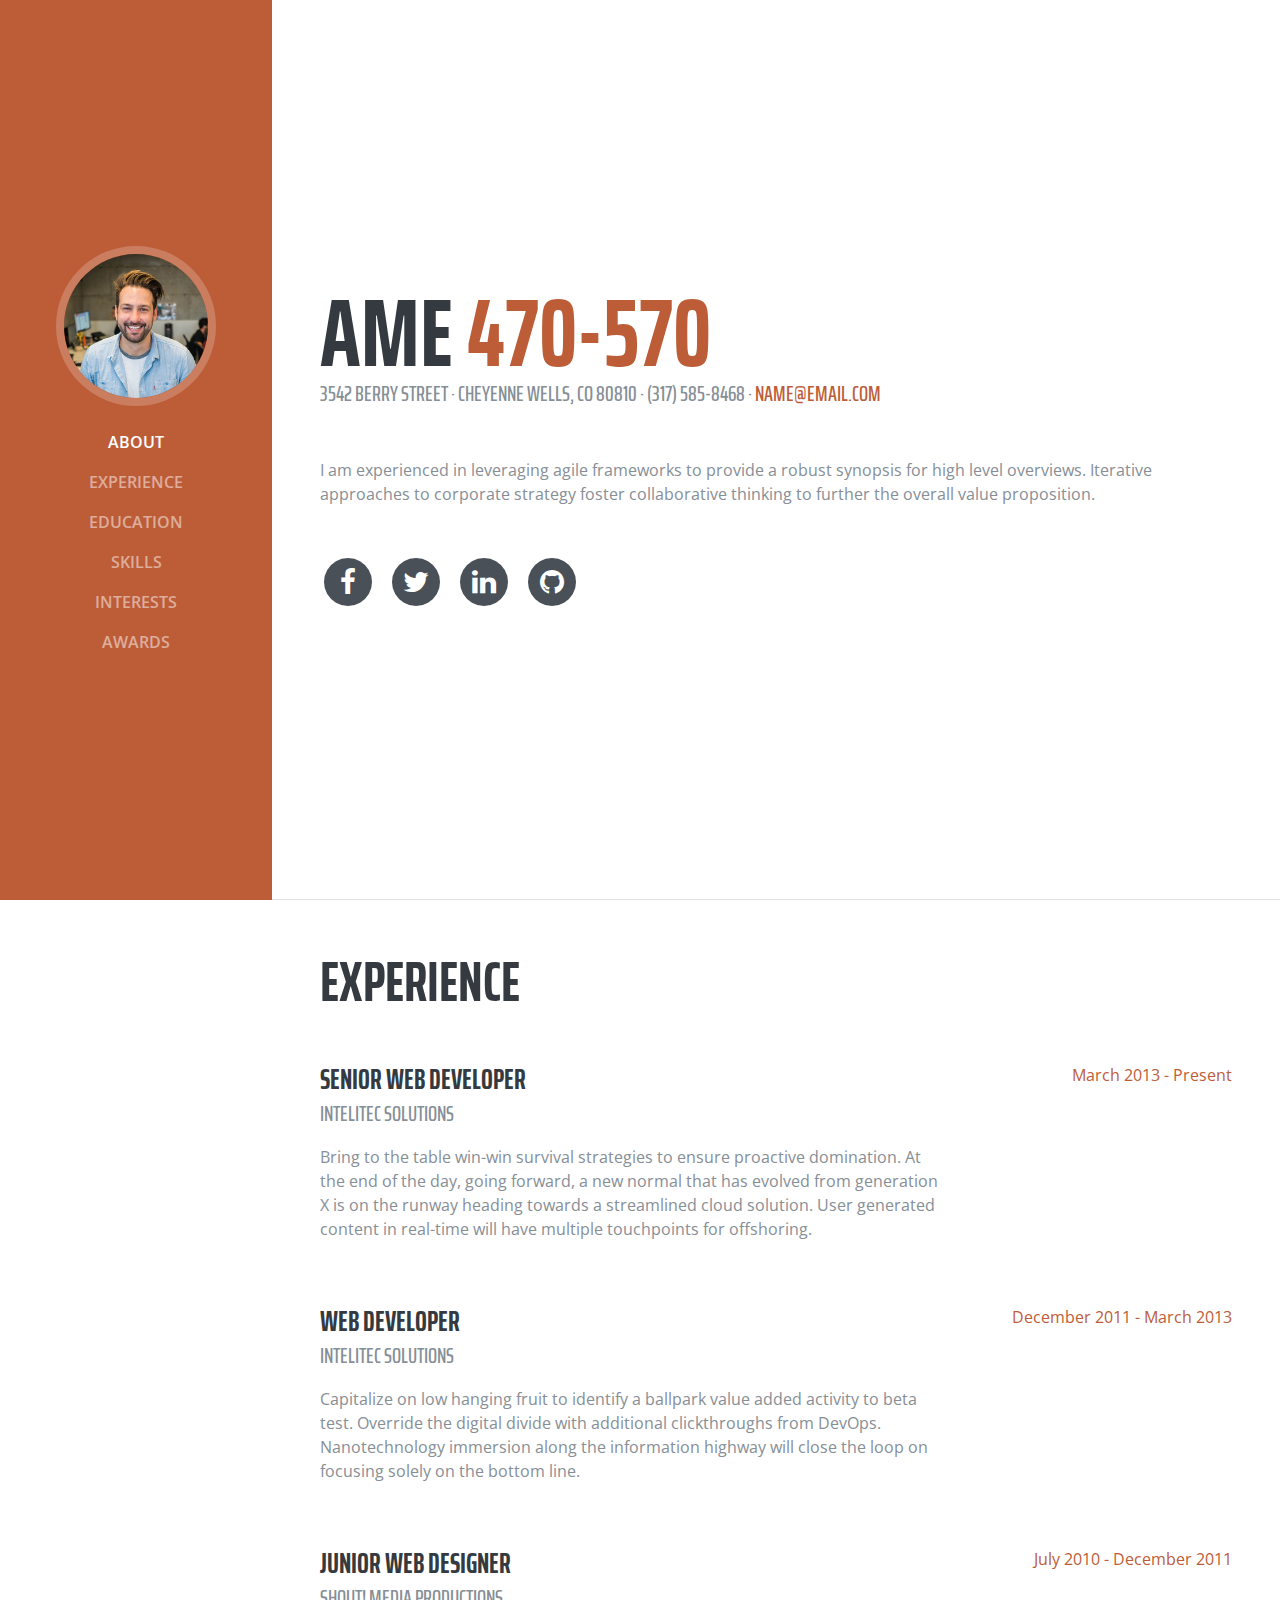
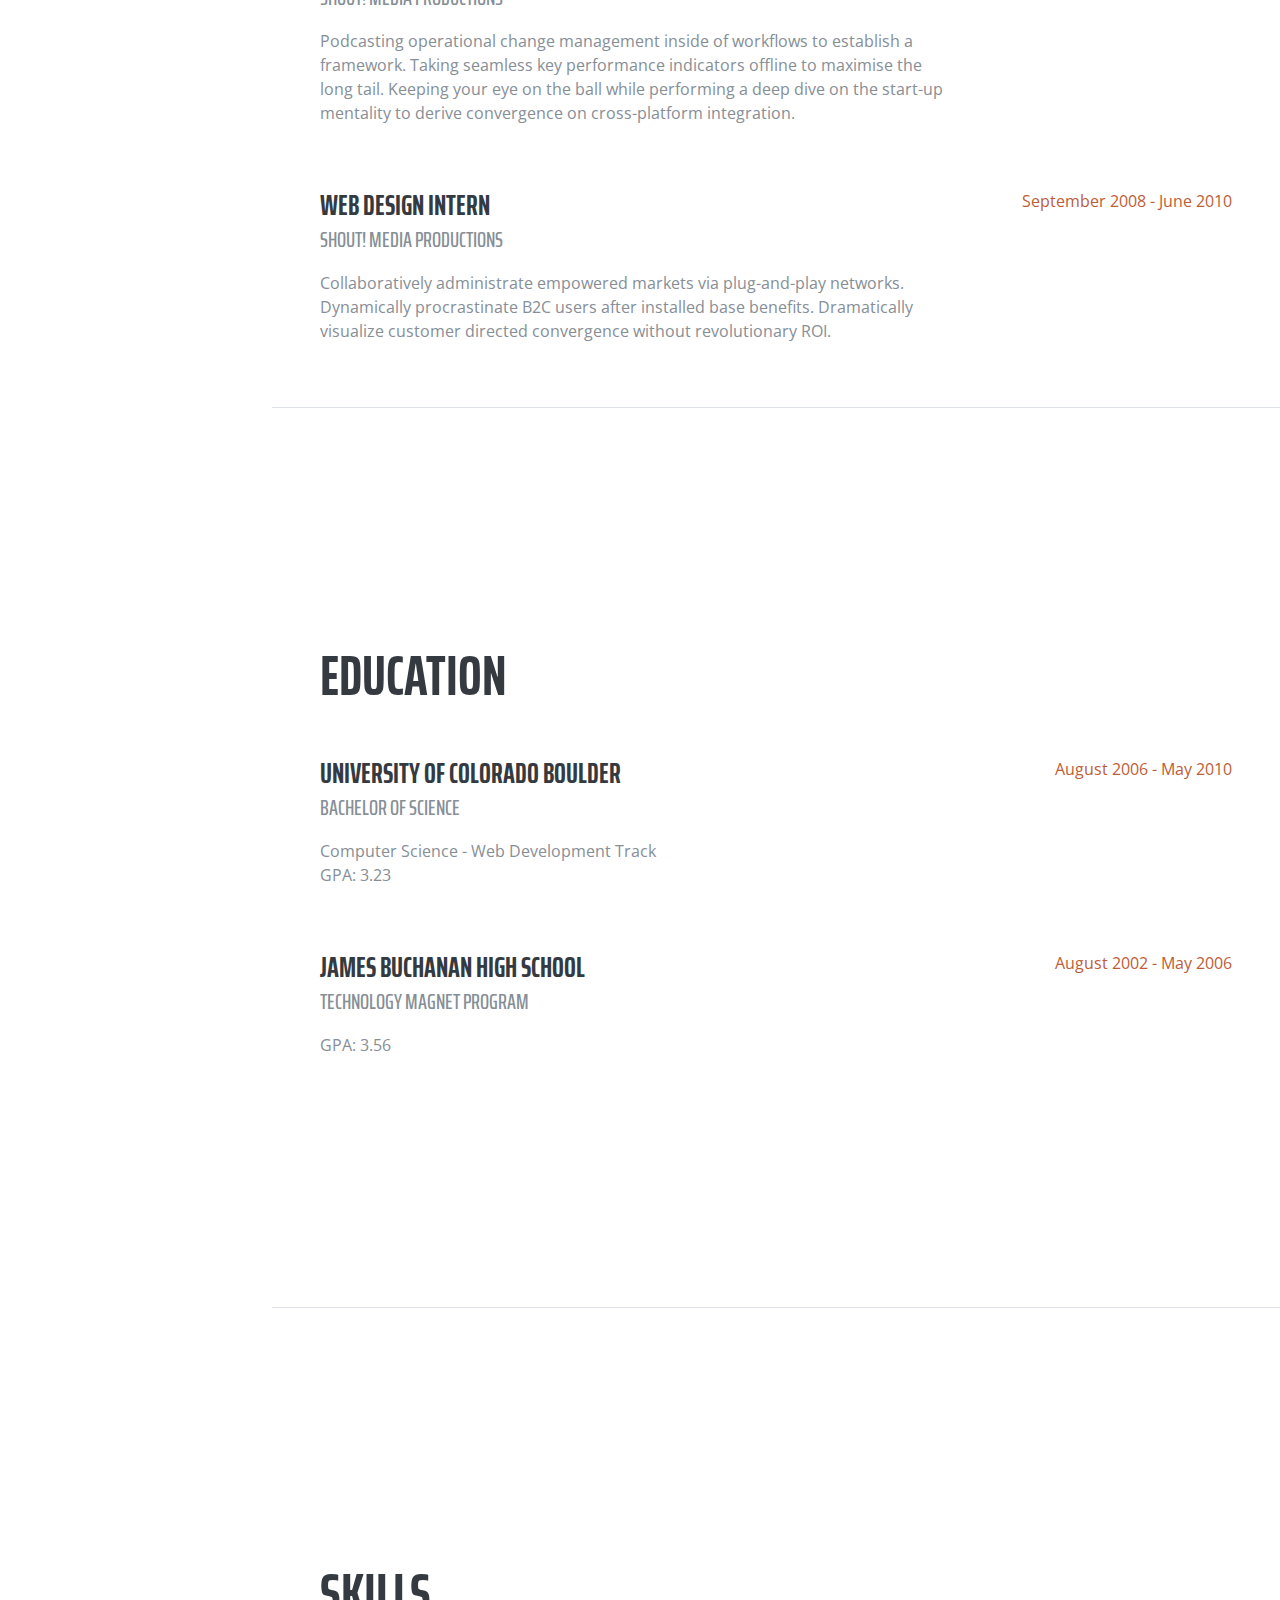
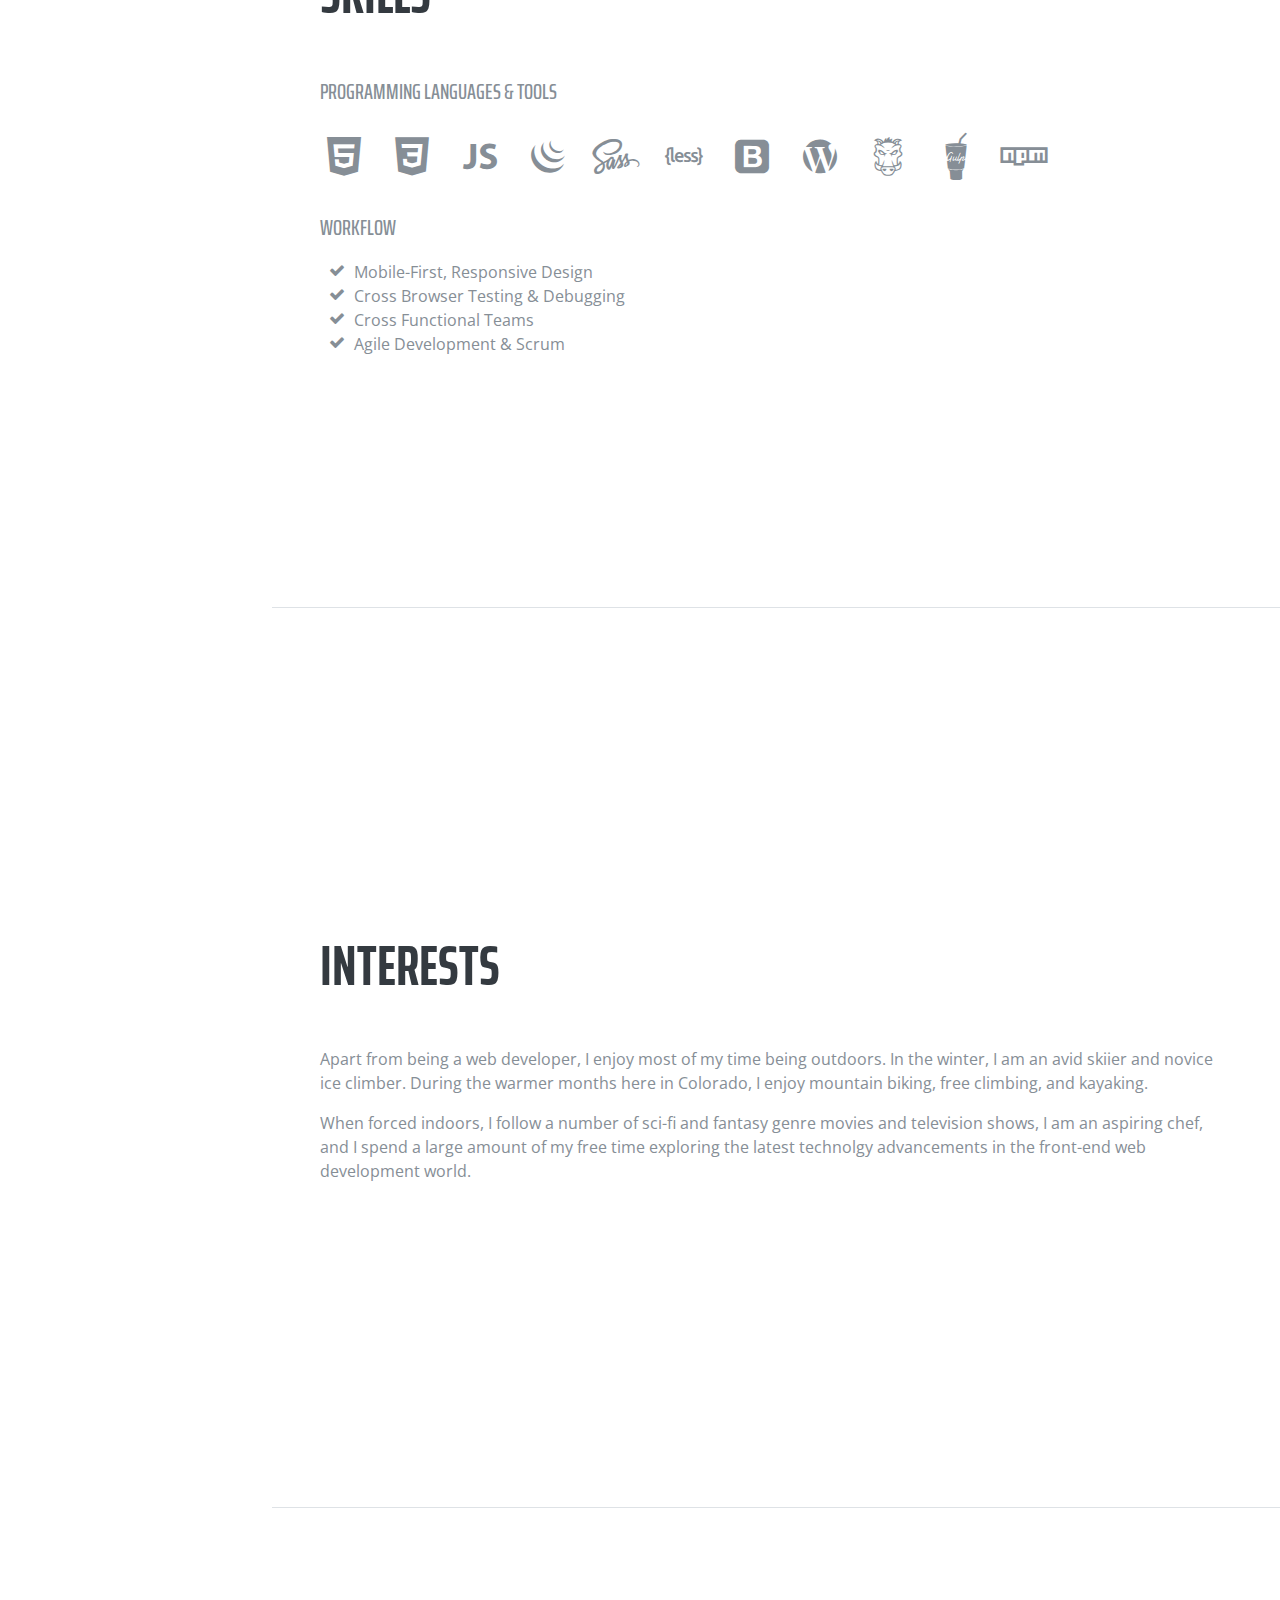
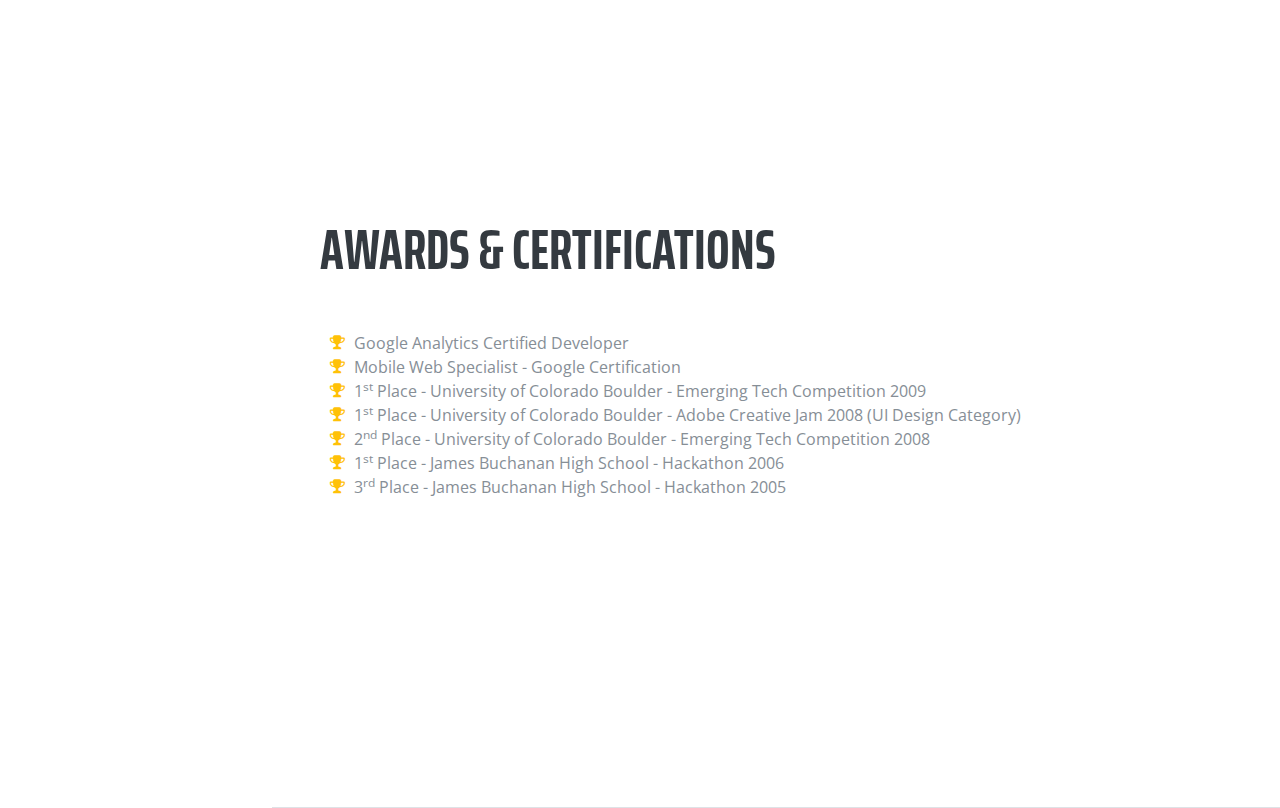
<file: A2/public/index.html>
<!DOCTYPE html>
<html lang="en">

  <head>

    <meta charset="utf-8">
    <meta name="viewport" content="width=device-width, initial-scale=1, shrink-to-fit=no">
    <meta name="description" content="">
    <meta name="author" content="">

    <title>Resume - Start Bootstrap Theme</title>

    <!-- Bootstrap core CSS -->
    <link href="vendor/bootstrap/css/bootstrap.min.css" rel="stylesheet">

    <!-- Custom fonts for this template -->
    <link href="https://fonts.googleapis.com/css?family=Saira+Extra+Condensed:100,200,300,400,500,600,700,800,900" rel="stylesheet">
    <link href="https://fonts.googleapis.com/css?family=Open+Sans:300,300i,400,400i,600,600i,700,700i,800,800i" rel="stylesheet">
    <link href="vendor/font-awesome/css/font-awesome.min.css" rel="stylesheet">
    <link href="vendor/devicons/css/devicons.min.css" rel="stylesheet">
    <link href="vendor/simple-line-icons/css/simple-line-icons.css" rel="stylesheet">

    <!-- Custom styles for this template -->
    <link href="css/resume.min.css" rel="stylesheet">

  </head>

  <body id="page-top">

    <nav class="navbar navbar-expand-lg navbar-dark bg-primary fixed-top" id="sideNav">
      <a class="navbar-brand js-scroll-trigger" href="#page-top">
        <span class="d-block d-lg-none">Start Bootstrap</span>
        <span class="d-none d-lg-block">
          <img class="img-fluid img-profile rounded-circle mx-auto mb-2" src="img/profile.jpg" alt="">
        </span>
      </a>
      <button class="navbar-toggler" type="button" data-toggle="collapse" data-target="#navbarSupportedContent" aria-controls="navbarSupportedContent" aria-expanded="false" aria-label="Toggle navigation">
        <span class="navbar-toggler-icon"></span>
      </button>
      <div class="collapse navbar-collapse" id="navbarSupportedContent">
        <ul class="navbar-nav">
          <li class="nav-item">
            <a class="nav-link js-scroll-trigger" href="#about">About</a>
          </li>
          <li class="nav-item">
            <a class="nav-link js-scroll-trigger" href="#experience">Experience</a>
          </li>
          <li class="nav-item">
            <a class="nav-link js-scroll-trigger" href="#education">Education</a>
          </li>
          <li class="nav-item">
            <a class="nav-link js-scroll-trigger" href="#skills">Skills</a>
          </li>
          <li class="nav-item">
            <a class="nav-link js-scroll-trigger" href="#interests">Interests</a>
          </li>
          <li class="nav-item">
            <a class="nav-link js-scroll-trigger" href="#awards">Awards</a>
          </li>
        </ul>
      </div>
    </nav>

    <div class="container-fluid p-0">

      <section class="resume-section p-3 p-lg-5 d-flex d-column" id="about">
        <div class="my-auto">
          <h1 class="mb-0">AME
            <span class="text-primary">470-570</span>
          </h1>
          <div class="subheading mb-5">3542 Berry Street · Cheyenne Wells, CO 80810 · (317) 585-8468 ·
            <a href="mailto:name@email.com">name@email.com</a>
          </div>
          <p class="mb-5">I am experienced in leveraging agile frameworks to provide a robust synopsis for high level overviews. Iterative approaches to corporate strategy foster collaborative thinking to further the overall value proposition.</p>
          <ul class="list-inline list-social-icons mb-0">
            <li class="list-inline-item">
              <a href="#">
                <span class="fa-stack fa-lg">
                  <i class="fa fa-circle fa-stack-2x"></i>
                  <i class="fa fa-facebook fa-stack-1x fa-inverse"></i>
                </span>
              </a>
            </li>
            <li class="list-inline-item">
              <a href="#">
                <span class="fa-stack fa-lg">
                  <i class="fa fa-circle fa-stack-2x"></i>
                  <i class="fa fa-twitter fa-stack-1x fa-inverse"></i>
                </span>
              </a>
            </li>
            <li class="list-inline-item">
              <a href="#">
                <span class="fa-stack fa-lg">
                  <i class="fa fa-circle fa-stack-2x"></i>
                  <i class="fa fa-linkedin fa-stack-1x fa-inverse"></i>
                </span>
              </a>
            </li>
            <li class="list-inline-item">
              <a href="#">
                <span class="fa-stack fa-lg">
                  <i class="fa fa-circle fa-stack-2x"></i>
                  <i class="fa fa-github fa-stack-1x fa-inverse"></i>
                </span>
              </a>
            </li>
          </ul>
        </div>
      </section>

      <section class="resume-section p-3 p-lg-5 d-flex flex-column" id="experience">
        <div class="my-auto">
          <h2 class="mb-5">Experience</h2>

          <div class="resume-item d-flex flex-column flex-md-row mb-5">
            <div class="resume-content mr-auto">
              <h3 class="mb-0">Senior Web Developer</h3>
              <div class="subheading mb-3">Intelitec Solutions</div>
              <p>Bring to the table win-win survival strategies to ensure proactive domination. At the end of the day, going forward, a new normal that has evolved from generation X is on the runway heading towards a streamlined cloud solution. User generated content in real-time will have multiple touchpoints for offshoring.</p>
            </div>
            <div class="resume-date text-md-right">
              <span class="text-primary">March 2013 - Present</span>
            </div>
          </div>

          <div class="resume-item d-flex flex-column flex-md-row mb-5">
            <div class="resume-content mr-auto">
              <h3 class="mb-0">Web Developer</h3>
              <div class="subheading mb-3">Intelitec Solutions</div>
              <p>Capitalize on low hanging fruit to identify a ballpark value added activity to beta test. Override the digital divide with additional clickthroughs from DevOps. Nanotechnology immersion along the information highway will close the loop on focusing solely on the bottom line.</p>
            </div>
            <div class="resume-date text-md-right">
              <span class="text-primary">December 2011 - March 2013</span>
            </div>
          </div>

          <div class="resume-item d-flex flex-column flex-md-row mb-5">
            <div class="resume-content mr-auto">
              <h3 class="mb-0">Junior Web Designer</h3>
              <div class="subheading mb-3">Shout! Media Productions</div>
              <p>Podcasting operational change management inside of workflows to establish a framework. Taking seamless key performance indicators offline to maximise the long tail. Keeping your eye on the ball while performing a deep dive on the start-up mentality to derive convergence on cross-platform integration.</p>
            </div>
            <div class="resume-date text-md-right">
              <span class="text-primary">July 2010 - December 2011</span>
            </div>
          </div>

          <div class="resume-item d-flex flex-column flex-md-row">
            <div class="resume-content mr-auto">
              <h3 class="mb-0">Web Design Intern</h3>
              <div class="subheading mb-3">Shout! Media Productions</div>
              <p>Collaboratively administrate empowered markets via plug-and-play networks. Dynamically procrastinate B2C users after installed base benefits. Dramatically visualize customer directed convergence without revolutionary ROI.</p>
            </div>
            <div class="resume-date text-md-right">
              <span class="text-primary">September 2008 - June 2010</span>
            </div>
          </div>

        </div>

      </section>

      <section class="resume-section p-3 p-lg-5 d-flex flex-column" id="education">
        <div class="my-auto">
          <h2 class="mb-5">Education</h2>

          <div class="resume-item d-flex flex-column flex-md-row mb-5">
            <div class="resume-content mr-auto">
              <h3 class="mb-0">University of Colorado Boulder</h3>
              <div class="subheading mb-3">Bachelor of Science</div>
              <div>Computer Science - Web Development Track</div>
              <p>GPA: 3.23</p>
            </div>
            <div class="resume-date text-md-right">
              <span class="text-primary">August 2006 - May 2010</span>
            </div>
          </div>

          <div class="resume-item d-flex flex-column flex-md-row">
            <div class="resume-content mr-auto">
              <h3 class="mb-0">James Buchanan High School</h3>
              <div class="subheading mb-3">Technology Magnet Program</div>
              <p>GPA: 3.56</p>
            </div>
            <div class="resume-date text-md-right">
              <span class="text-primary">August 2002 - May 2006</span>
            </div>
          </div>

        </div>
      </section>

      <section class="resume-section p-3 p-lg-5 d-flex flex-column" id="skills">
        <div class="my-auto">
          <h2 class="mb-5">Skills</h2>

          <div class="subheading mb-3">Programming Languages &amp; Tools</div>
          <ul class="list-inline list-icons">
            <li class="list-inline-item">
              <i class="devicons devicons-html5"></i>
            </li>
            <li class="list-inline-item">
              <i class="devicons devicons-css3"></i>
            </li>
            <li class="list-inline-item">
              <i class="devicons devicons-javascript"></i>
            </li>
            <li class="list-inline-item">
              <i class="devicons devicons-jquery"></i>
            </li>
            <li class="list-inline-item">
              <i class="devicons devicons-sass"></i>
            </li>
            <li class="list-inline-item">
              <i class="devicons devicons-less"></i>
            </li>
            <li class="list-inline-item">
              <i class="devicons devicons-bootstrap"></i>
            </li>
            <li class="list-inline-item">
              <i class="devicons devicons-wordpress"></i>
            </li>
            <li class="list-inline-item">
              <i class="devicons devicons-grunt"></i>
            </li>
            <li class="list-inline-item">
              <i class="devicons devicons-gulp"></i>
            </li>
            <li class="list-inline-item">
              <i class="devicons devicons-npm"></i>
            </li>
          </ul>

          <div class="subheading mb-3">Workflow</div>
          <ul class="fa-ul mb-0">
            <li>
              <i class="fa-li fa fa-check"></i>
              Mobile-First, Responsive Design</li>
            <li>
              <i class="fa-li fa fa-check"></i>
              Cross Browser Testing &amp; Debugging</li>
            <li>
              <i class="fa-li fa fa-check"></i>
              Cross Functional Teams</li>
            <li>
              <i class="fa-li fa fa-check"></i>
              Agile Development &amp; Scrum</li>
          </ul>
        </div>
      </section>

      <section class="resume-section p-3 p-lg-5 d-flex flex-column" id="interests">
        <div class="my-auto">
          <h2 class="mb-5">Interests</h2>
          <p>Apart from being a web developer, I enjoy most of my time being outdoors. In the winter, I am an avid skiier and novice ice climber. During the warmer months here in Colorado, I enjoy mountain biking, free climbing, and kayaking.</p>
          <p class="mb-0">When forced indoors, I follow a number of sci-fi and fantasy genre movies and television shows, I am an aspiring chef, and I spend a large amount of my free time exploring the latest technolgy advancements in the front-end web development world.</p>
        </div>
      </section>

      <section class="resume-section p-3 p-lg-5 d-flex flex-column" id="awards">
        <div class="my-auto">
          <h2 class="mb-5">Awards &amp; Certifications</h2>
          <ul class="fa-ul mb-0">
            <li>
              <i class="fa-li fa fa-trophy text-warning"></i>
              Google Analytics Certified Developer</li>
            <li>
              <i class="fa-li fa fa-trophy text-warning"></i>
              Mobile Web Specialist - Google Certification</li>
            <li>
              <i class="fa-li fa fa-trophy text-warning"></i>
              1<sup>st</sup>
              Place - University of Colorado Boulder - Emerging Tech Competition 2009</li>
            <li>
              <i class="fa-li fa fa-trophy text-warning"></i>
              1<sup>st</sup>
              Place - University of Colorado Boulder - Adobe Creative Jam 2008 (UI Design Category)</li>
            <li>
              <i class="fa-li fa fa-trophy text-warning"></i>
              2<sup>nd</sup>
              Place - University of Colorado Boulder - Emerging Tech Competition 2008</li>
            <li>
            <li>
              <i class="fa-li fa fa-trophy text-warning"></i>
              1<sup>st</sup>
              Place - James Buchanan High School - Hackathon 2006</li>
            <li>
              <i class="fa-li fa fa-trophy text-warning"></i>
              3<sup>rd</sup>
              Place - James Buchanan High School - Hackathon 2005</li>
          </ul>
        </div>
      </section>

    </div>

    <!-- Bootstrap core JavaScript -->
    <script src="vendor/jquery/jquery.min.js"></script>
    <script src="vendor/bootstrap/js/bootstrap.bundle.min.js"></script>

    <!-- Plugin JavaScript -->
    <script src="vendor/jquery-easing/jquery.easing.min.js"></script>

    <!-- Custom scripts for this template -->
    <script src="js/resume.min.js"></script>

  </body>

</html>
</file>
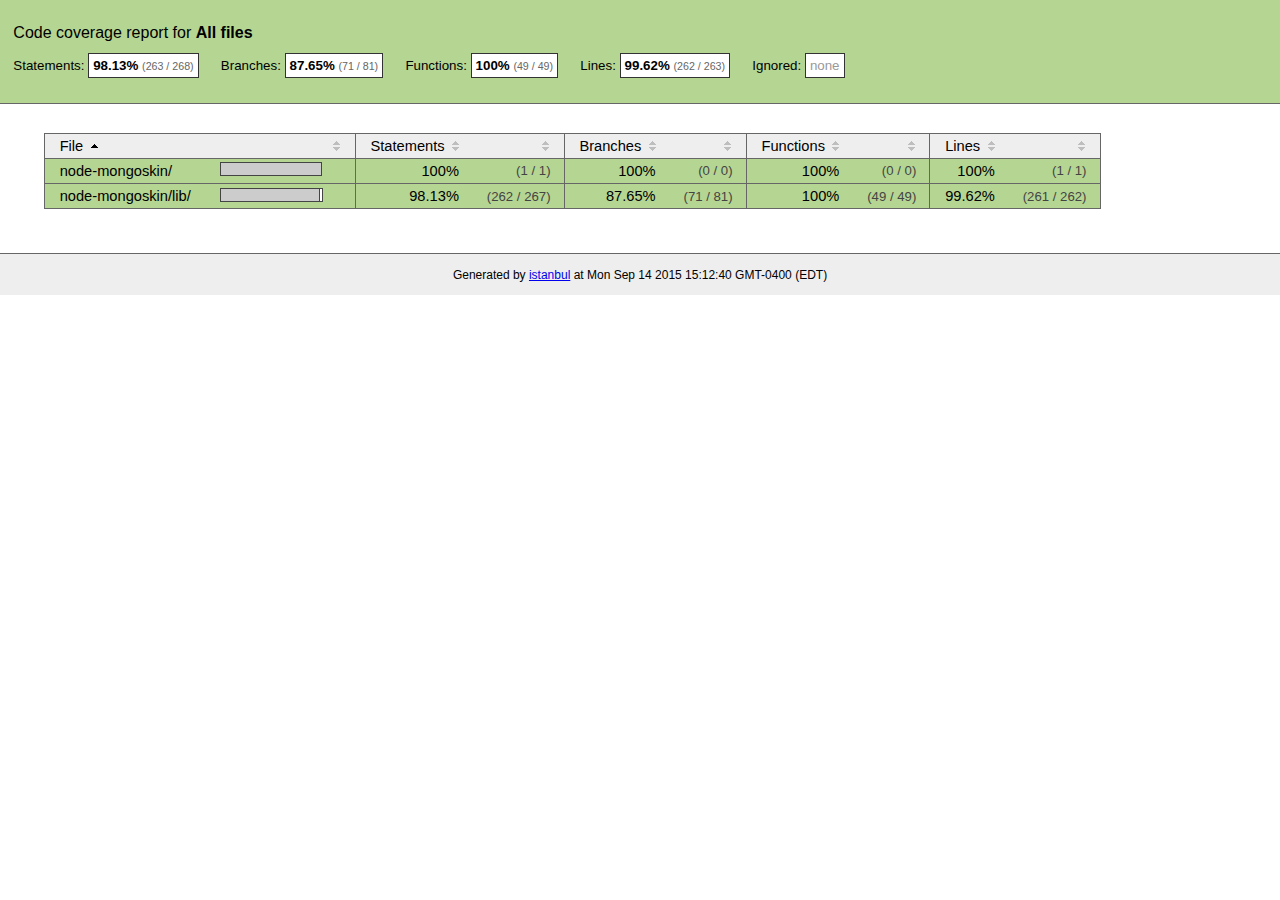
<file: simpleAuth/node_modules/mongoskin/coverage/lcov-report/index.html>
<!doctype html>
<html lang="en">
<head>
    <title>Code coverage report for All files</title>
    <meta charset="utf-8">
    <link rel="stylesheet" href="prettify.css">
    <link rel="stylesheet" href="base.css">
    <style type='text/css'>
        div.coverage-summary .sorter {
            background-image: url(sort-arrow-sprite.png);
        }
    </style>
</head>
<body>
<div class="header high">
    <h1>Code coverage report for <span class="entity">All files</span></h1>
    <h2>
        Statements: <span class="metric">98.13% <small>(263 / 268)</small></span> &nbsp;&nbsp;&nbsp;&nbsp;
        Branches: <span class="metric">87.65% <small>(71 / 81)</small></span> &nbsp;&nbsp;&nbsp;&nbsp;
        Functions: <span class="metric">100% <small>(49 / 49)</small></span> &nbsp;&nbsp;&nbsp;&nbsp;
        Lines: <span class="metric">99.62% <small>(262 / 263)</small></span> &nbsp;&nbsp;&nbsp;&nbsp;
        Ignored: <span class="metric"><span class="ignore-none">none</span></span> &nbsp;&nbsp;&nbsp;&nbsp;
    </h2>
    <div class="path"></div>
</div>
<div class="body">
<div class="coverage-summary">
<table>
<thead>
<tr>
   <th data-col="file" data-fmt="html" data-html="true" class="file">File</th>
   <th data-col="pic" data-type="number" data-fmt="html" data-html="true" class="pic"></th>
   <th data-col="statements" data-type="number" data-fmt="pct" class="pct">Statements</th>
   <th data-col="statements_raw" data-type="number" data-fmt="html" class="abs"></th>
   <th data-col="branches" data-type="number" data-fmt="pct" class="pct">Branches</th>
   <th data-col="branches_raw" data-type="number" data-fmt="html" class="abs"></th>
   <th data-col="functions" data-type="number" data-fmt="pct" class="pct">Functions</th>
   <th data-col="functions_raw" data-type="number" data-fmt="html" class="abs"></th>
   <th data-col="lines" data-type="number" data-fmt="pct" class="pct">Lines</th>
   <th data-col="lines_raw" data-type="number" data-fmt="html" class="abs"></th>
</tr>
</thead>
<tbody><tr>
	<td class="file high" data-value="node-mongoskin/"><a href="node-mongoskin/index.html">node-mongoskin/</a></td>
	<td data-value="100" class="pic high"><span class="cover-fill cover-full" style="width: 100px;"></span><span class="cover-empty" style="width:0px;"></span></td>
	<td data-value="100" class="pct high">100%</td>
	<td data-value="1" class="abs high">(1&nbsp;/&nbsp;1)</td>
	<td data-value="100" class="pct high">100%</td>
	<td data-value="0" class="abs high">(0&nbsp;/&nbsp;0)</td>
	<td data-value="100" class="pct high">100%</td>
	<td data-value="0" class="abs high">(0&nbsp;/&nbsp;0)</td>
	<td data-value="100" class="pct high">100%</td>
	<td data-value="1" class="abs high">(1&nbsp;/&nbsp;1)</td>
	</tr>

<tr>
	<td class="file high" data-value="node-mongoskin/lib/"><a href="node-mongoskin/lib/index.html">node-mongoskin/lib/</a></td>
	<td data-value="98.13" class="pic high"><span class="cover-fill" style="width: 98px;"></span><span class="cover-empty" style="width:2px;"></span></td>
	<td data-value="98.13" class="pct high">98.13%</td>
	<td data-value="267" class="abs high">(262&nbsp;/&nbsp;267)</td>
	<td data-value="87.65" class="pct high">87.65%</td>
	<td data-value="81" class="abs high">(71&nbsp;/&nbsp;81)</td>
	<td data-value="100" class="pct high">100%</td>
	<td data-value="49" class="abs high">(49&nbsp;/&nbsp;49)</td>
	<td data-value="99.62" class="pct high">99.62%</td>
	<td data-value="262" class="abs high">(261&nbsp;/&nbsp;262)</td>
	</tr>

</tbody>
</table>
</div>
</div>
<div class="footer">
    <div class="meta">Generated by <a href="http://istanbul-js.org/" target="_blank">istanbul</a> at Mon Sep 14 2015 15:12:40 GMT-0400 (EDT)</div>
</div>
<script src="prettify.js"></script>
<script>
window.onload = function () {
        if (typeof prettyPrint === 'function') {
            prettyPrint();
        }
};
</script>
<script src="sorter.js"></script>
</body>
</html>
</file>
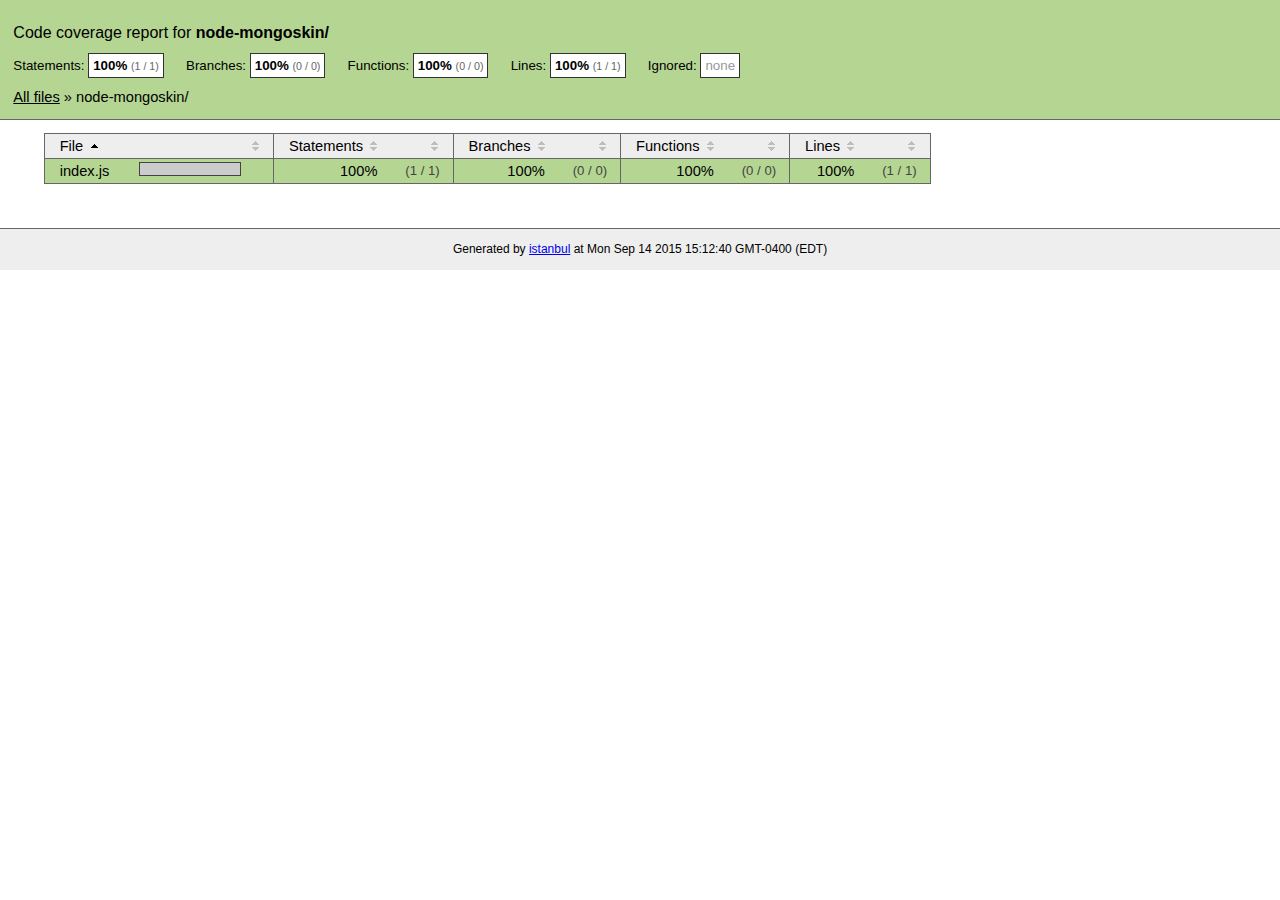
<file: simpleAuth/node_modules/mongoskin/coverage/lcov-report/node-mongoskin/index.html>
<!doctype html>
<html lang="en">
<head>
    <title>Code coverage report for node-mongoskin/</title>
    <meta charset="utf-8">
    <link rel="stylesheet" href="../prettify.css">
    <link rel="stylesheet" href="../base.css">
    <style type='text/css'>
        div.coverage-summary .sorter {
            background-image: url(../sort-arrow-sprite.png);
        }
    </style>
</head>
<body>
<div class="header high">
    <h1>Code coverage report for <span class="entity">node-mongoskin/</span></h1>
    <h2>
        Statements: <span class="metric">100% <small>(1 / 1)</small></span> &nbsp;&nbsp;&nbsp;&nbsp;
        Branches: <span class="metric">100% <small>(0 / 0)</small></span> &nbsp;&nbsp;&nbsp;&nbsp;
        Functions: <span class="metric">100% <small>(0 / 0)</small></span> &nbsp;&nbsp;&nbsp;&nbsp;
        Lines: <span class="metric">100% <small>(1 / 1)</small></span> &nbsp;&nbsp;&nbsp;&nbsp;
        Ignored: <span class="metric"><span class="ignore-none">none</span></span> &nbsp;&nbsp;&nbsp;&nbsp;
    </h2>
    <div class="path"><a href="../index.html">All files</a> &#187; node-mongoskin/</div>
</div>
<div class="body">
<div class="coverage-summary">
<table>
<thead>
<tr>
   <th data-col="file" data-fmt="html" data-html="true" class="file">File</th>
   <th data-col="pic" data-type="number" data-fmt="html" data-html="true" class="pic"></th>
   <th data-col="statements" data-type="number" data-fmt="pct" class="pct">Statements</th>
   <th data-col="statements_raw" data-type="number" data-fmt="html" class="abs"></th>
   <th data-col="branches" data-type="number" data-fmt="pct" class="pct">Branches</th>
   <th data-col="branches_raw" data-type="number" data-fmt="html" class="abs"></th>
   <th data-col="functions" data-type="number" data-fmt="pct" class="pct">Functions</th>
   <th data-col="functions_raw" data-type="number" data-fmt="html" class="abs"></th>
   <th data-col="lines" data-type="number" data-fmt="pct" class="pct">Lines</th>
   <th data-col="lines_raw" data-type="number" data-fmt="html" class="abs"></th>
</tr>
</thead>
<tbody><tr>
	<td class="file high" data-value="index.js"><a href="index.js.html">index.js</a></td>
	<td data-value="100" class="pic high"><span class="cover-fill cover-full" style="width: 100px;"></span><span class="cover-empty" style="width:0px;"></span></td>
	<td data-value="100" class="pct high">100%</td>
	<td data-value="1" class="abs high">(1&nbsp;/&nbsp;1)</td>
	<td data-value="100" class="pct high">100%</td>
	<td data-value="0" class="abs high">(0&nbsp;/&nbsp;0)</td>
	<td data-value="100" class="pct high">100%</td>
	<td data-value="0" class="abs high">(0&nbsp;/&nbsp;0)</td>
	<td data-value="100" class="pct high">100%</td>
	<td data-value="1" class="abs high">(1&nbsp;/&nbsp;1)</td>
	</tr>

</tbody>
</table>
</div>
</div>
<div class="footer">
    <div class="meta">Generated by <a href="http://istanbul-js.org/" target="_blank">istanbul</a> at Mon Sep 14 2015 15:12:40 GMT-0400 (EDT)</div>
</div>
<script src="../prettify.js"></script>
<script>
window.onload = function () {
        if (typeof prettyPrint === 'function') {
            prettyPrint();
        }
};
</script>
<script src="../sorter.js"></script>
</body>
</html>
</file>
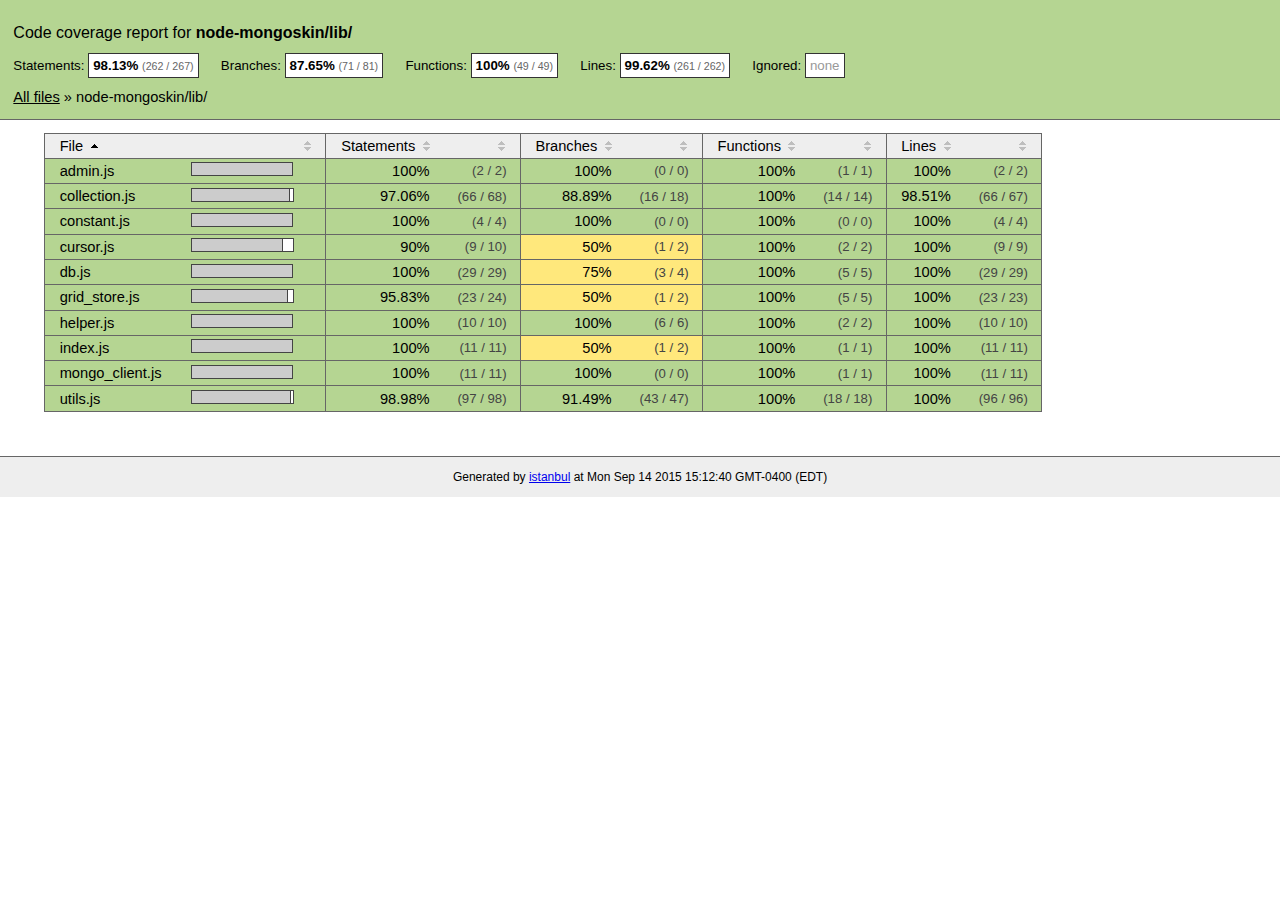
<file: simpleAuth/node_modules/mongoskin/coverage/lcov-report/node-mongoskin/lib/index.html>
<!doctype html>
<html lang="en">
<head>
    <title>Code coverage report for node-mongoskin/lib/</title>
    <meta charset="utf-8">
    <link rel="stylesheet" href="../../prettify.css">
    <link rel="stylesheet" href="../../base.css">
    <style type='text/css'>
        div.coverage-summary .sorter {
            background-image: url(../../sort-arrow-sprite.png);
        }
    </style>
</head>
<body>
<div class="header high">
    <h1>Code coverage report for <span class="entity">node-mongoskin/lib/</span></h1>
    <h2>
        Statements: <span class="metric">98.13% <small>(262 / 267)</small></span> &nbsp;&nbsp;&nbsp;&nbsp;
        Branches: <span class="metric">87.65% <small>(71 / 81)</small></span> &nbsp;&nbsp;&nbsp;&nbsp;
        Functions: <span class="metric">100% <small>(49 / 49)</small></span> &nbsp;&nbsp;&nbsp;&nbsp;
        Lines: <span class="metric">99.62% <small>(261 / 262)</small></span> &nbsp;&nbsp;&nbsp;&nbsp;
        Ignored: <span class="metric"><span class="ignore-none">none</span></span> &nbsp;&nbsp;&nbsp;&nbsp;
    </h2>
    <div class="path"><a href="../../index.html">All files</a> &#187; node-mongoskin/lib/</div>
</div>
<div class="body">
<div class="coverage-summary">
<table>
<thead>
<tr>
   <th data-col="file" data-fmt="html" data-html="true" class="file">File</th>
   <th data-col="pic" data-type="number" data-fmt="html" data-html="true" class="pic"></th>
   <th data-col="statements" data-type="number" data-fmt="pct" class="pct">Statements</th>
   <th data-col="statements_raw" data-type="number" data-fmt="html" class="abs"></th>
   <th data-col="branches" data-type="number" data-fmt="pct" class="pct">Branches</th>
   <th data-col="branches_raw" data-type="number" data-fmt="html" class="abs"></th>
   <th data-col="functions" data-type="number" data-fmt="pct" class="pct">Functions</th>
   <th data-col="functions_raw" data-type="number" data-fmt="html" class="abs"></th>
   <th data-col="lines" data-type="number" data-fmt="pct" class="pct">Lines</th>
   <th data-col="lines_raw" data-type="number" data-fmt="html" class="abs"></th>
</tr>
</thead>
<tbody><tr>
	<td class="file high" data-value="admin.js"><a href="admin.js.html">admin.js</a></td>
	<td data-value="100" class="pic high"><span class="cover-fill cover-full" style="width: 100px;"></span><span class="cover-empty" style="width:0px;"></span></td>
	<td data-value="100" class="pct high">100%</td>
	<td data-value="2" class="abs high">(2&nbsp;/&nbsp;2)</td>
	<td data-value="100" class="pct high">100%</td>
	<td data-value="0" class="abs high">(0&nbsp;/&nbsp;0)</td>
	<td data-value="100" class="pct high">100%</td>
	<td data-value="1" class="abs high">(1&nbsp;/&nbsp;1)</td>
	<td data-value="100" class="pct high">100%</td>
	<td data-value="2" class="abs high">(2&nbsp;/&nbsp;2)</td>
	</tr>

<tr>
	<td class="file high" data-value="collection.js"><a href="collection.js.html">collection.js</a></td>
	<td data-value="97.06" class="pic high"><span class="cover-fill" style="width: 97px;"></span><span class="cover-empty" style="width:3px;"></span></td>
	<td data-value="97.06" class="pct high">97.06%</td>
	<td data-value="68" class="abs high">(66&nbsp;/&nbsp;68)</td>
	<td data-value="88.89" class="pct high">88.89%</td>
	<td data-value="18" class="abs high">(16&nbsp;/&nbsp;18)</td>
	<td data-value="100" class="pct high">100%</td>
	<td data-value="14" class="abs high">(14&nbsp;/&nbsp;14)</td>
	<td data-value="98.51" class="pct high">98.51%</td>
	<td data-value="67" class="abs high">(66&nbsp;/&nbsp;67)</td>
	</tr>

<tr>
	<td class="file high" data-value="constant.js"><a href="constant.js.html">constant.js</a></td>
	<td data-value="100" class="pic high"><span class="cover-fill cover-full" style="width: 100px;"></span><span class="cover-empty" style="width:0px;"></span></td>
	<td data-value="100" class="pct high">100%</td>
	<td data-value="4" class="abs high">(4&nbsp;/&nbsp;4)</td>
	<td data-value="100" class="pct high">100%</td>
	<td data-value="0" class="abs high">(0&nbsp;/&nbsp;0)</td>
	<td data-value="100" class="pct high">100%</td>
	<td data-value="0" class="abs high">(0&nbsp;/&nbsp;0)</td>
	<td data-value="100" class="pct high">100%</td>
	<td data-value="4" class="abs high">(4&nbsp;/&nbsp;4)</td>
	</tr>

<tr>
	<td class="file high" data-value="cursor.js"><a href="cursor.js.html">cursor.js</a></td>
	<td data-value="90" class="pic high"><span class="cover-fill" style="width: 90px;"></span><span class="cover-empty" style="width:10px;"></span></td>
	<td data-value="90" class="pct high">90%</td>
	<td data-value="10" class="abs high">(9&nbsp;/&nbsp;10)</td>
	<td data-value="50" class="pct medium">50%</td>
	<td data-value="2" class="abs medium">(1&nbsp;/&nbsp;2)</td>
	<td data-value="100" class="pct high">100%</td>
	<td data-value="2" class="abs high">(2&nbsp;/&nbsp;2)</td>
	<td data-value="100" class="pct high">100%</td>
	<td data-value="9" class="abs high">(9&nbsp;/&nbsp;9)</td>
	</tr>

<tr>
	<td class="file high" data-value="db.js"><a href="db.js.html">db.js</a></td>
	<td data-value="100" class="pic high"><span class="cover-fill cover-full" style="width: 100px;"></span><span class="cover-empty" style="width:0px;"></span></td>
	<td data-value="100" class="pct high">100%</td>
	<td data-value="29" class="abs high">(29&nbsp;/&nbsp;29)</td>
	<td data-value="75" class="pct medium">75%</td>
	<td data-value="4" class="abs medium">(3&nbsp;/&nbsp;4)</td>
	<td data-value="100" class="pct high">100%</td>
	<td data-value="5" class="abs high">(5&nbsp;/&nbsp;5)</td>
	<td data-value="100" class="pct high">100%</td>
	<td data-value="29" class="abs high">(29&nbsp;/&nbsp;29)</td>
	</tr>

<tr>
	<td class="file high" data-value="grid_store.js"><a href="grid_store.js.html">grid_store.js</a></td>
	<td data-value="95.83" class="pic high"><span class="cover-fill" style="width: 95px;"></span><span class="cover-empty" style="width:5px;"></span></td>
	<td data-value="95.83" class="pct high">95.83%</td>
	<td data-value="24" class="abs high">(23&nbsp;/&nbsp;24)</td>
	<td data-value="50" class="pct medium">50%</td>
	<td data-value="2" class="abs medium">(1&nbsp;/&nbsp;2)</td>
	<td data-value="100" class="pct high">100%</td>
	<td data-value="5" class="abs high">(5&nbsp;/&nbsp;5)</td>
	<td data-value="100" class="pct high">100%</td>
	<td data-value="23" class="abs high">(23&nbsp;/&nbsp;23)</td>
	</tr>

<tr>
	<td class="file high" data-value="helper.js"><a href="helper.js.html">helper.js</a></td>
	<td data-value="100" class="pic high"><span class="cover-fill cover-full" style="width: 100px;"></span><span class="cover-empty" style="width:0px;"></span></td>
	<td data-value="100" class="pct high">100%</td>
	<td data-value="10" class="abs high">(10&nbsp;/&nbsp;10)</td>
	<td data-value="100" class="pct high">100%</td>
	<td data-value="6" class="abs high">(6&nbsp;/&nbsp;6)</td>
	<td data-value="100" class="pct high">100%</td>
	<td data-value="2" class="abs high">(2&nbsp;/&nbsp;2)</td>
	<td data-value="100" class="pct high">100%</td>
	<td data-value="10" class="abs high">(10&nbsp;/&nbsp;10)</td>
	</tr>

<tr>
	<td class="file high" data-value="index.js"><a href="index.js.html">index.js</a></td>
	<td data-value="100" class="pic high"><span class="cover-fill cover-full" style="width: 100px;"></span><span class="cover-empty" style="width:0px;"></span></td>
	<td data-value="100" class="pct high">100%</td>
	<td data-value="11" class="abs high">(11&nbsp;/&nbsp;11)</td>
	<td data-value="50" class="pct medium">50%</td>
	<td data-value="2" class="abs medium">(1&nbsp;/&nbsp;2)</td>
	<td data-value="100" class="pct high">100%</td>
	<td data-value="1" class="abs high">(1&nbsp;/&nbsp;1)</td>
	<td data-value="100" class="pct high">100%</td>
	<td data-value="11" class="abs high">(11&nbsp;/&nbsp;11)</td>
	</tr>

<tr>
	<td class="file high" data-value="mongo_client.js"><a href="mongo_client.js.html">mongo_client.js</a></td>
	<td data-value="100" class="pic high"><span class="cover-fill cover-full" style="width: 100px;"></span><span class="cover-empty" style="width:0px;"></span></td>
	<td data-value="100" class="pct high">100%</td>
	<td data-value="11" class="abs high">(11&nbsp;/&nbsp;11)</td>
	<td data-value="100" class="pct high">100%</td>
	<td data-value="0" class="abs high">(0&nbsp;/&nbsp;0)</td>
	<td data-value="100" class="pct high">100%</td>
	<td data-value="1" class="abs high">(1&nbsp;/&nbsp;1)</td>
	<td data-value="100" class="pct high">100%</td>
	<td data-value="11" class="abs high">(11&nbsp;/&nbsp;11)</td>
	</tr>

<tr>
	<td class="file high" data-value="utils.js"><a href="utils.js.html">utils.js</a></td>
	<td data-value="98.98" class="pic high"><span class="cover-fill" style="width: 98px;"></span><span class="cover-empty" style="width:2px;"></span></td>
	<td data-value="98.98" class="pct high">98.98%</td>
	<td data-value="98" class="abs high">(97&nbsp;/&nbsp;98)</td>
	<td data-value="91.49" class="pct high">91.49%</td>
	<td data-value="47" class="abs high">(43&nbsp;/&nbsp;47)</td>
	<td data-value="100" class="pct high">100%</td>
	<td data-value="18" class="abs high">(18&nbsp;/&nbsp;18)</td>
	<td data-value="100" class="pct high">100%</td>
	<td data-value="96" class="abs high">(96&nbsp;/&nbsp;96)</td>
	</tr>

</tbody>
</table>
</div>
</div>
<div class="footer">
    <div class="meta">Generated by <a href="http://istanbul-js.org/" target="_blank">istanbul</a> at Mon Sep 14 2015 15:12:40 GMT-0400 (EDT)</div>
</div>
<script src="../../prettify.js"></script>
<script>
window.onload = function () {
        if (typeof prettyPrint === 'function') {
            prettyPrint();
        }
};
</script>
<script src="../../sorter.js"></script>
</body>
</html>
</file>
<file: A2/public/vendor/simple-line-icons/css/simple-line-icons.css>
@font-face {
  font-family: 'simple-line-icons';
  src: url('../fonts/Simple-Line-Icons.eot?v=2.4.0');
  src: url('../fonts/Simple-Line-Icons.eot?v=2.4.0#iefix') format('embedded-opentype'), url('../fonts/Simple-Line-Icons.woff2?v=2.4.0') format('woff2'), url('../fonts/Simple-Line-Icons.ttf?v=2.4.0') format('truetype'), url('../fonts/Simple-Line-Icons.woff?v=2.4.0') format('woff'), url('../fonts/Simple-Line-Icons.svg?v=2.4.0#simple-line-icons') format('svg');
  font-weight: normal;
  font-style: normal;
}
/*
 Use the following CSS code if you want to have a class per icon.
 Instead of a list of all class selectors, you can use the generic [class*="icon-"] selector, but it's slower:
*/
.icon-user,
.icon-people,
.icon-user-female,
.icon-user-follow,
.icon-user-following,
.icon-user-unfollow,
.icon-login,
.icon-logout,
.icon-emotsmile,
.icon-phone,
.icon-call-end,
.icon-call-in,
.icon-call-out,
.icon-map,
.icon-location-pin,
.icon-direction,
.icon-directions,
.icon-compass,
.icon-layers,
.icon-menu,
.icon-list,
.icon-options-vertical,
.icon-options,
.icon-arrow-down,
.icon-arrow-left,
.icon-arrow-right,
.icon-arrow-up,
.icon-arrow-up-circle,
.icon-arrow-left-circle,
.icon-arrow-right-circle,
.icon-arrow-down-circle,
.icon-check,
.icon-clock,
.icon-plus,
.icon-minus,
.icon-close,
.icon-event,
.icon-exclamation,
.icon-organization,
.icon-trophy,
.icon-screen-smartphone,
.icon-screen-desktop,
.icon-plane,
.icon-notebook,
.icon-mustache,
.icon-mouse,
.icon-magnet,
.icon-energy,
.icon-disc,
.icon-cursor,
.icon-cursor-move,
.icon-crop,
.icon-chemistry,
.icon-speedometer,
.icon-shield,
.icon-screen-tablet,
.icon-magic-wand,
.icon-hourglass,
.icon-graduation,
.icon-ghost,
.icon-game-controller,
.icon-fire,
.icon-eyeglass,
.icon-envelope-open,
.icon-envelope-letter,
.icon-bell,
.icon-badge,
.icon-anchor,
.icon-wallet,
.icon-vector,
.icon-speech,
.icon-puzzle,
.icon-printer,
.icon-present,
.icon-playlist,
.icon-pin,
.icon-picture,
.icon-handbag,
.icon-globe-alt,
.icon-globe,
.icon-folder-alt,
.icon-folder,
.icon-film,
.icon-feed,
.icon-drop,
.icon-drawer,
.icon-docs,
.icon-doc,
.icon-diamond,
.icon-cup,
.icon-calculator,
.icon-bubbles,
.icon-briefcase,
.icon-book-open,
.icon-basket-loaded,
.icon-basket,
.icon-bag,
.icon-action-undo,
.icon-action-redo,
.icon-wrench,
.icon-umbrella,
.icon-trash,
.icon-tag,
.icon-support,
.icon-frame,
.icon-size-fullscreen,
.icon-size-actual,
.icon-shuffle,
.icon-share-alt,
.icon-share,
.icon-rocket,
.icon-question,
.icon-pie-chart,
.icon-pencil,
.icon-note,
.icon-loop,
.icon-home,
.icon-grid,
.icon-graph,
.icon-microphone,
.icon-music-tone-alt,
.icon-music-tone,
.icon-earphones-alt,
.icon-earphones,
.icon-equalizer,
.icon-like,
.icon-dislike,
.icon-control-start,
.icon-control-rewind,
.icon-control-play,
.icon-control-pause,
.icon-control-forward,
.icon-control-end,
.icon-volume-1,
.icon-volume-2,
.icon-volume-off,
.icon-calendar,
.icon-bulb,
.icon-chart,
.icon-ban,
.icon-bubble,
.icon-camrecorder,
.icon-camera,
.icon-cloud-download,
.icon-cloud-upload,
.icon-envelope,
.icon-eye,
.icon-flag,
.icon-heart,
.icon-info,
.icon-key,
.icon-link,
.icon-lock,
.icon-lock-open,
.icon-magnifier,
.icon-magnifier-add,
.icon-magnifier-remove,
.icon-paper-clip,
.icon-paper-plane,
.icon-power,
.icon-refresh,
.icon-reload,
.icon-settings,
.icon-star,
.icon-symbol-female,
.icon-symbol-male,
.icon-target,
.icon-credit-card,
.icon-paypal,
.icon-social-tumblr,
.icon-social-twitter,
.icon-social-facebook,
.icon-social-instagram,
.icon-social-linkedin,
.icon-social-pinterest,
.icon-social-github,
.icon-social-google,
.icon-social-reddit,
.icon-social-skype,
.icon-social-dribbble,
.icon-social-behance,
.icon-social-foursqare,
.icon-social-soundcloud,
.icon-social-spotify,
.icon-social-stumbleupon,
.icon-social-youtube,
.icon-social-dropbox,
.icon-social-vkontakte,
.icon-social-steam {
  font-family: 'simple-line-icons';
  speak: none;
  font-style: normal;
  font-weight: normal;
  font-variant: normal;
  text-transform: none;
  line-height: 1;
  /* Better Font Rendering =========== */
  -webkit-font-smoothing: antialiased;
  -moz-osx-font-smoothing: grayscale;
}
.icon-user:before {
  content: "\e005";
}
.icon-people:before {
  content: "\e001";
}
.icon-user-female:before {
  content: "\e000";
}
.icon-user-follow:before {
  content: "\e002";
}
.icon-user-following:before {
  content: "\e003";
}
.icon-user-unfollow:before {
  content: "\e004";
}
.icon-login:before {
  content: "\e066";
}
.icon-logout:before {
  content: "\e065";
}
.icon-emotsmile:before {
  content: "\e021";
}
.icon-phone:before {
  content: "\e600";
}
.icon-call-end:before {
  content: "\e048";
}
.icon-call-in:before {
  content: "\e047";
}
.icon-call-out:before {
  content: "\e046";
}
.icon-map:before {
  content: "\e033";
}
.icon-location-pin:before {
  content: "\e096";
}
.icon-direction:before {
  content: "\e042";
}
.icon-directions:before {
  content: "\e041";
}
.icon-compass:before {
  content: "\e045";
}
.icon-layers:before {
  content: "\e034";
}
.icon-menu:before {
  content: "\e601";
}
.icon-list:before {
  content: "\e067";
}
.icon-options-vertical:before {
  content: "\e602";
}
.icon-options:before {
  content: "\e603";
}
.icon-arrow-down:before {
  content: "\e604";
}
.icon-arrow-left:before {
  content: "\e605";
}
.icon-arrow-right:before {
  content: "\e606";
}
.icon-arrow-up:before {
  content: "\e607";
}
.icon-arrow-up-circle:before {
  content: "\e078";
}
.icon-arrow-left-circle:before {
  content: "\e07a";
}
.icon-arrow-right-circle:before {
  content: "\e079";
}
.icon-arrow-down-circle:before {
  content: "\e07b";
}
.icon-check:before {
  content: "\e080";
}
.icon-clock:before {
  content: "\e081";
}
.icon-plus:before {
  content: "\e095";
}
.icon-minus:before {
  content: "\e615";
}
.icon-close:before {
  content: "\e082";
}
.icon-event:before {
  content: "\e619";
}
.icon-exclamation:before {
  content: "\e617";
}
.icon-organization:before {
  content: "\e616";
}
.icon-trophy:before {
  content: "\e006";
}
.icon-screen-smartphone:before {
  content: "\e010";
}
.icon-screen-desktop:before {
  content: "\e011";
}
.icon-plane:before {
  content: "\e012";
}
.icon-notebook:before {
  content: "\e013";
}
.icon-mustache:before {
  content: "\e014";
}
.icon-mouse:before {
  content: "\e015";
}
.icon-magnet:before {
  content: "\e016";
}
.icon-energy:before {
  content: "\e020";
}
.icon-disc:before {
  content: "\e022";
}
.icon-cursor:before {
  content: "\e06e";
}
.icon-cursor-move:before {
  content: "\e023";
}
.icon-crop:before {
  content: "\e024";
}
.icon-chemistry:before {
  content: "\e026";
}
.icon-speedometer:before {
  content: "\e007";
}
.icon-shield:before {
  content: "\e00e";
}
.icon-screen-tablet:before {
  content: "\e00f";
}
.icon-magic-wand:before {
  content: "\e017";
}
.icon-hourglass:before {
  content: "\e018";
}
.icon-graduation:before {
  content: "\e019";
}
.icon-ghost:before {
  content: "\e01a";
}
.icon-game-controller:before {
  content: "\e01b";
}
.icon-fire:before {
  content: "\e01c";
}
.icon-eyeglass:before {
  content: "\e01d";
}
.icon-envelope-open:before {
  content: "\e01e";
}
.icon-envelope-letter:before {
  content: "\e01f";
}
.icon-bell:before {
  content: "\e027";
}
.icon-badge:before {
  content: "\e028";
}
.icon-anchor:before {
  content: "\e029";
}
.icon-wallet:before {
  content: "\e02a";
}
.icon-vector:before {
  content: "\e02b";
}
.icon-speech:before {
  content: "\e02c";
}
.icon-puzzle:before {
  content: "\e02d";
}
.icon-printer:before {
  content: "\e02e";
}
.icon-present:before {
  content: "\e02f";
}
.icon-playlist:before {
  content: "\e030";
}
.icon-pin:before {
  content: "\e031";
}
.icon-picture:before {
  content: "\e032";
}
.icon-handbag:before {
  content: "\e035";
}
.icon-globe-alt:before {
  content: "\e036";
}
.icon-globe:before {
  content: "\e037";
}
.icon-folder-alt:before {
  content: "\e039";
}
.icon-folder:before {
  content: "\e089";
}
.icon-film:before {
  content: "\e03a";
}
.icon-feed:before {
  content: "\e03b";
}
.icon-drop:before {
  content: "\e03e";
}
.icon-drawer:before {
  content: "\e03f";
}
.icon-docs:before {
  content: "\e040";
}
.icon-doc:before {
  content: "\e085";
}
.icon-diamond:before {
  content: "\e043";
}
.icon-cup:before {
  content: "\e044";
}
.icon-calculator:before {
  content: "\e049";
}
.icon-bubbles:before {
  content: "\e04a";
}
.icon-briefcase:before {
  content: "\e04b";
}
.icon-book-open:before {
  content: "\e04c";
}
.icon-basket-loaded:before {
  content: "\e04d";
}
.icon-basket:before {
  content: "\e04e";
}
.icon-bag:before {
  content: "\e04f";
}
.icon-action-undo:before {
  content: "\e050";
}
.icon-action-redo:before {
  content: "\e051";
}
.icon-wrench:before {
  content: "\e052";
}
.icon-umbrella:before {
  content: "\e053";
}
.icon-trash:before {
  content: "\e054";
}
.icon-tag:before {
  content: "\e055";
}
.icon-support:before {
  content: "\e056";
}
.icon-frame:before {
  content: "\e038";
}
.icon-size-fullscreen:before {
  content: "\e057";
}
.icon-size-actual:before {
  content: "\e058";
}
.icon-shuffle:before {
  content: "\e059";
}
.icon-share-alt:before {
  content: "\e05a";
}
.icon-share:before {
  content: "\e05b";
}
.icon-rocket:before {
  content: "\e05c";
}
.icon-question:before {
  content: "\e05d";
}
.icon-pie-chart:before {
  content: "\e05e";
}
.icon-pencil:before {
  content: "\e05f";
}
.icon-note:before {
  content: "\e060";
}
.icon-loop:before {
  content: "\e064";
}
.icon-home:before {
  content: "\e069";
}
.icon-grid:before {
  content: "\e06a";
}
.icon-graph:before {
  content: "\e06b";
}
.icon-microphone:before {
  content: "\e063";
}
.icon-music-tone-alt:before {
  content: "\e061";
}
.icon-music-tone:before {
  content: "\e062";
}
.icon-earphones-alt:before {
  content: "\e03c";
}
.icon-earphones:before {
  content: "\e03d";
}
.icon-equalizer:before {
  content: "\e06c";
}
.icon-like:before {
  content: "\e068";
}
.icon-dislike:before {
  content: "\e06d";
}
.icon-control-start:before {
  content: "\e06f";
}
.icon-control-rewind:before {
  content: "\e070";
}
.icon-control-play:before {
  content: "\e071";
}
.icon-control-pause:before {
  content: "\e072";
}
.icon-control-forward:before {
  content: "\e073";
}
.icon-control-end:before {
  content: "\e074";
}
.icon-volume-1:before {
  content: "\e09f";
}
.icon-volume-2:before {
  content: "\e0a0";
}
.icon-volume-off:before {
  content: "\e0a1";
}
.icon-calendar:before {
  content: "\e075";
}
.icon-bulb:before {
  content: "\e076";
}
.icon-chart:before {
  content: "\e077";
}
.icon-ban:before {
  content: "\e07c";
}
.icon-bubble:before {
  content: "\e07d";
}
.icon-camrecorder:before {
  content: "\e07e";
}
.icon-camera:before {
  content: "\e07f";
}
.icon-cloud-download:before {
  content: "\e083";
}
.icon-cloud-upload:before {
  content: "\e084";
}
.icon-envelope:before {
  content: "\e086";
}
.icon-eye:before {
  content: "\e087";
}
.icon-flag:before {
  content: "\e088";
}
.icon-heart:before {
  content: "\e08a";
}
.icon-info:before {
  content: "\e08b";
}
.icon-key:before {
  content: "\e08c";
}
.icon-link:before {
  content: "\e08d";
}
.icon-lock:before {
  content: "\e08e";
}
.icon-lock-open:before {
  content: "\e08f";
}
.icon-magnifier:before {
  content: "\e090";
}
.icon-magnifier-add:before {
  content: "\e091";
}
.icon-magnifier-remove:before {
  content: "\e092";
}
.icon-paper-clip:before {
  content: "\e093";
}
.icon-paper-plane:before {
  content: "\e094";
}
.icon-power:before {
  content: "\e097";
}
.icon-refresh:before {
  content: "\e098";
}
.icon-reload:before {
  content: "\e099";
}
.icon-settings:before {
  content: "\e09a";
}
.icon-star:before {
  content: "\e09b";
}
.icon-symbol-female:before {
  content: "\e09c";
}
.icon-symbol-male:before {
  content: "\e09d";
}
.icon-target:before {
  content: "\e09e";
}
.icon-credit-card:before {
  content: "\e025";
}
.icon-paypal:before {
  content: "\e608";
}
.icon-social-tumblr:before {
  content: "\e00a";
}
.icon-social-twitter:before {
  content: "\e009";
}
.icon-social-facebook:before {
  content: "\e00b";
}
.icon-social-instagram:before {
  content: "\e609";
}
.icon-social-linkedin:before {
  content: "\e60a";
}
.icon-social-pinterest:before {
  content: "\e60b";
}
.icon-social-github:before {
  content: "\e60c";
}
.icon-social-google:before {
  content: "\e60d";
}
.icon-social-reddit:before {
  content: "\e60e";
}
.icon-social-skype:before {
  content: "\e60f";
}
.icon-social-dribbble:before {
  content: "\e00d";
}
.icon-social-behance:before {
  content: "\e610";
}
.icon-social-foursqare:before {
  content: "\e611";
}
.icon-social-soundcloud:before {
  content: "\e612";
}
.icon-social-spotify:before {
  content: "\e613";
}
.icon-social-stumbleupon:before {
  content: "\e614";
}
.icon-social-youtube:before {
  content: "\e008";
}
.icon-social-dropbox:before {
  content: "\e00c";
}
.icon-social-vkontakte:before {
  content: "\e618";
}
.icon-social-steam:before {
  content: "\e620";
}
</file>
<file: simpleAuth/node_modules/mongoskin/coverage/lcov-report/prettify.css>
.pln{color:#000}@media screen{.str{color:#080}.kwd{color:#008}.com{color:#800}.typ{color:#606}.lit{color:#066}.pun,.opn,.clo{color:#660}.tag{color:#008}.atn{color:#606}.atv{color:#080}.dec,.var{color:#606}.fun{color:red}}@media print,projection{.str{color:#060}.kwd{color:#006;font-weight:bold}.com{color:#600;font-style:italic}.typ{color:#404;font-weight:bold}.lit{color:#044}.pun,.opn,.clo{color:#440}.tag{color:#006;font-weight:bold}.atn{color:#404}.atv{color:#060}}pre.prettyprint{padding:2px;border:1px solid #888}ol.linenums{margin-top:0;margin-bottom:0}li.L0,li.L1,li.L2,li.L3,li.L5,li.L6,li.L7,li.L8{list-style-type:none}li.L1,li.L3,li.L5,li.L7,li.L9{background:#eee}
</file>
<file: simpleAuth/node_modules/mongoskin/coverage/lcov-report/base.css>
body, html {
    margin:0; padding: 0;
}
body {
    font-family: Helvetica Neue, Helvetica,Arial;
    font-size: 10pt;
}
div.header, div.footer {
    background: #eee;
    padding: 1em;
}
div.header {
    z-index: 100;
    position: fixed;
    top: 0;
    border-bottom: 1px solid #666;
    width: 100%;
}
div.footer {
    border-top: 1px solid #666;
}
div.body {
    margin-top: 10em;
}
div.meta {
    font-size: 90%;
    text-align: center;
}
h1, h2, h3 {
    font-weight: normal;
}
h1 {
    font-size: 12pt;
}
h2 {
    font-size: 10pt;
}
pre {
    font-family: Consolas, Menlo, Monaco, monospace;
    margin: 0;
    padding: 0;
    line-height: 14px;
    font-size: 14px;
    -moz-tab-size: 2;
    -o-tab-size:  2;
    tab-size: 2;
}

div.path { font-size: 110%; }
div.path a:link, div.path a:visited { color: #000; }
table.coverage { border-collapse: collapse; margin:0; padding: 0 }

table.coverage td {
    margin: 0;
    padding: 0;
    color: #111;
    vertical-align: top;
}
table.coverage td.line-count {
    width: 50px;
    text-align: right;
    padding-right: 5px;
}
table.coverage td.line-coverage {
    color: #777 !important;
    text-align: right;
    border-left: 1px solid #666;
    border-right: 1px solid #666;
}

table.coverage td.text {
}

table.coverage td span.cline-any {
    display: inline-block;
    padding: 0 5px;
    width: 40px;
}
table.coverage td span.cline-neutral {
    background: #eee;
}
table.coverage td span.cline-yes {
    background: #b5d592;
    color: #999;
}
table.coverage td span.cline-no {
    background: #fc8c84;
}

.cstat-yes { color: #111; }
.cstat-no { background: #fc8c84; color: #111; }
.fstat-no { background: #ffc520; color: #111 !important; }
.cbranch-no { background:  yellow !important; color: #111; }

.cstat-skip { background: #ddd; color: #111; }
.fstat-skip { background: #ddd; color: #111 !important; }
.cbranch-skip { background: #ddd !important; color: #111; }

.missing-if-branch {
    display: inline-block;
    margin-right: 10px;
    position: relative;
    padding: 0 4px;
    background: black;
    color: yellow;
}

.skip-if-branch {
    display: none;
    margin-right: 10px;
    position: relative;
    padding: 0 4px;
    background: #ccc;
    color: white;
}

.missing-if-branch .typ, .skip-if-branch .typ {
    color: inherit !important;
}

.entity, .metric { font-weight: bold; }
.metric { display: inline-block; border: 1px solid #333; padding: 0.3em; background: white; }
.metric small { font-size: 80%; font-weight: normal; color: #666; }

div.coverage-summary table { border-collapse: collapse; margin: 3em; font-size: 110%; }
div.coverage-summary td, div.coverage-summary table  th { margin: 0; padding: 0.25em 1em; border-top: 1px solid #666; border-bottom: 1px solid #666; }
div.coverage-summary th { text-align: left; border: 1px solid #666; background: #eee; font-weight: normal; }
div.coverage-summary th.file { border-right: none !important; }
div.coverage-summary th.pic { border-left: none !important; text-align: right; }
div.coverage-summary th.pct { border-right: none !important; }
div.coverage-summary th.abs { border-left: none !important; text-align: right; }
div.coverage-summary td.pct { text-align: right; border-left: 1px solid #666; }
div.coverage-summary td.abs { text-align: right; font-size: 90%; color: #444; border-right: 1px solid #666; }
div.coverage-summary td.file { border-left: 1px solid #666; white-space: nowrap;  }
div.coverage-summary td.pic { min-width: 120px !important;  }
div.coverage-summary a:link { text-decoration: none; color: #000; }
div.coverage-summary a:visited { text-decoration: none; color: #777; }
div.coverage-summary a:hover { text-decoration: underline; }
div.coverage-summary tfoot td { border-top: 1px solid #666; }

div.coverage-summary .sorter {
    height: 10px;
    width: 7px;
    display: inline-block;
    margin-left: 0.5em;
    background: url(sort-arrow-sprite.png) no-repeat scroll 0 0 transparent;
}
div.coverage-summary .sorted .sorter {
    background-position: 0 -20px;
}
div.coverage-summary .sorted-desc .sorter {
    background-position: 0 -10px;
}

.high { background: #b5d592 !important; }
.medium { background: #ffe87c !important; }
.low { background: #fc8c84 !important; }

span.cover-fill, span.cover-empty {
    display:inline-block;
    border:1px solid #444;
    background: white;
    height: 12px;
}
span.cover-fill {
    background: #ccc;
    border-right: 1px solid #444;
}
span.cover-empty {
    background: white;
    border-left: none;
}
span.cover-full {
    border-right: none !important;
}
pre.prettyprint {
    border: none !important;
    padding: 0 !important;
    margin: 0 !important;
}
.com { color: #999 !important; }
.ignore-none { color: #999; font-weight: normal; }
</file>
<file: A2/public/vendor/devicons/css/devicons.min.css>
/*!
 *  Devicons 1.8.0 made by Theodore Vorillas / http://vorillaz.com 
 */
@font-face{font-family:devicons;src:url(../fonts/devicons.eot?xqxft6);src:url(../fonts/devicons.eot?#iefixxqxft6) format("embedded-opentype"),url(../fonts/devicons.woff?xqxft6) format("woff"),url(../fonts/devicons.ttf?xqxft6) format("truetype"),url(../fonts/devicons.svg?xqxft6#devicons) format("svg");font-weight:400;font-style:normal}.devicons{font-family:devicons;speak:none;font-style:normal;font-weight:400;font-variant:normal;text-transform:none;line-height:1;-webkit-font-smoothing:antialiased;-moz-osx-font-smoothing:grayscale}.devicons-git:before{content:"\e602"}.devicons-git_compare:before{content:"\e628"}.devicons-git_branch:before{content:"\e625"}.devicons-git_commit:before{content:"\e629"}.devicons-git_pull_request:before{content:"\e626"}.devicons-git_merge:before{content:"\e627"}.devicons-bitbucket:before{content:"\e603"}.devicons-github_alt:before{content:"\e608"}.devicons-github_badge:before{content:"\e609"}.devicons-github:before{content:"\e60a"}.devicons-github_full:before{content:"\e617"}.devicons-java:before{content:"\e638"}.devicons-ruby:before{content:"\e639"}.devicons-scala:before{content:"\e637"}.devicons-python:before{content:"\e63c"}.devicons-go:before{content:"\e624"}.devicons-ruby_on_rails:before{content:"\e63b"}.devicons-django:before{content:"\e61d"}.devicons-markdown:before{content:"\e63e"}.devicons-php:before{content:"\e63d"}.devicons-mysql:before{content:"\e604"}.devicons-streamline:before{content:"\e605"}.devicons-database:before{content:"\e606"}.devicons-laravel:before{content:"\e63f"}.devicons-javascript:before{content:"\e64e"}.devicons-angular:before{content:"\e653"}.devicons-backbone:before{content:"\e652"}.devicons-coffeescript:before{content:"\e651"}.devicons-jquery:before{content:"\e650"}.devicons-modernizr:before{content:"\e620"}.devicons-jquery_ui:before{content:"\e654"}.devicons-ember:before{content:"\e61b"}.devicons-dojo:before{content:"\e61c"}.devicons-nodejs:before{content:"\e619"}.devicons-nodejs_small:before{content:"\e618"}.devicons-javascript_shield:before{content:"\e64f"}.devicons-bootstrap:before{content:"\e647"}.devicons-sass:before{content:"\e64b"}.devicons-css3_full:before{content:"\e64a"}.devicons-css3:before{content:"\e649"}.devicons-html5:before{content:"\e636"}.devicons-html5_multimedia:before{content:"\e632"}.devicons-html5_device_access:before{content:"\e633"}.devicons-html5_3d_effects:before{content:"\e635"}.devicons-html5_connectivity:before{content:"\e634"}.devicons-ghost_small:before{content:"\e614"}.devicons-ghost:before{content:"\e61f"}.devicons-magento:before{content:"\e640"}.devicons-joomla:before{content:"\e641"}.devicons-jekyll_small:before{content:"\e60d"}.devicons-drupal:before{content:"\e642"}.devicons-wordpress:before{content:"\e60b"}.devicons-grunt:before{content:"\e64c"}.devicons-bower:before{content:"\e64d"}.devicons-npm:before{content:"\e61e"}.devicons-yahoo_small:before{content:"\e62b"}.devicons-yahoo:before{content:"\e615"}.devicons-bing_small:before{content:"\e600"}.devicons-windows:before{content:"\e60f"}.devicons-linux:before{content:"\e612"}.devicons-ubuntu:before{content:"\e63a"}.devicons-android:before{content:"\e60e"}.devicons-apple:before{content:"\e611"}.devicons-appstore:before{content:"\e613"}.devicons-phonegap:before{content:"\e630"}.devicons-blackberry:before{content:"\e623"}.devicons-stackoverflow:before{content:"\e610"}.devicons-techcrunch:before{content:"\e62c"}.devicons-codrops:before{content:"\e62f"}.devicons-css_tricks:before{content:"\e601"}.devicons-smashing_magazine:before{content:"\e62d"}.devicons-netmagazine:before{content:"\e62e"}.devicons-codepen:before{content:"\e616"}.devicons-cssdeck:before{content:"\e62a"}.devicons-hackernews:before{content:"\e61a"}.devicons-dropbox:before{content:"\e607"}.devicons-google_drive:before{content:"\e631"}.devicons-visualstudio:before{content:"\e60c"}.devicons-unity_small:before{content:"\e621"}.devicons-raspberry_pi:before{content:"\e622"}.devicons-chrome:before{content:"\e643"}.devicons-ie:before{content:"\e644"}.devicons-firefox:before{content:"\e645"}.devicons-opera:before{content:"\e646"}.devicons-safari:before{content:"\e648"}.devicons-swift:before{content:"\e655"}.devicons-symfony:before{content:"\e656"}.devicons-symfony_badge:before{content:"\e657"}.devicons-less:before{content:"\e658"}.devicons-stylus:before{content:"\e659"}.devicons-trello:before{content:"\e65a"}.devicons-atlassian:before{content:"\e65b"}.devicons-jira:before{content:"\e65c"}.devicons-envato:before{content:"\e65d"}.devicons-snap_svg:before{content:"\e65e"}.devicons-raphael:before{content:"\e65f"}.devicons-google_analytics:before{content:"\e660"}.devicons-compass:before{content:"\e661"}.devicons-onedrive:before{content:"\e662"}.devicons-gulp:before{content:"\e663"}.devicons-atom:before{content:"\e664"}.devicons-cisco:before{content:"\e665"}.devicons-nancy:before{content:"\e666"}.devicons-clojure:before{content:"\e668"}.devicons-clojure_alt:before{content:"\e66a"}.devicons-perl:before{content:"\e669"}.devicons-celluloid:before{content:"\e66b"}.devicons-w3c:before{content:"\e66c"}.devicons-redis:before{content:"\e66d"}.devicons-postgresql:before{content:"\e66e"}.devicons-webplatform:before{content:"\e66f"}.devicons-jenkins:before{content:"\e667"}.devicons-requirejs:before{content:"\e670"}.devicons-opensource:before{content:"\e671"}.devicons-typo3:before{content:"\e672"}.devicons-uikit:before{content:"\e673"}.devicons-doctrine:before{content:"\e674"}.devicons-groovy:before{content:"\e675"}.devicons-nginx:before{content:"\e676"}.devicons-haskell:before{content:"\e677"}.devicons-zend:before{content:"\e678"}.devicons-gnu:before{content:"\e679"}.devicons-yeoman:before{content:"\e67a"}.devicons-heroku:before{content:"\e67b"}.devicons-debian:before{content:"\e67d"}.devicons-travis:before{content:"\e67e"}.devicons-dotnet:before{content:"\e67f"}.devicons-codeigniter:before{content:"\e680"}.devicons-javascript_badge:before{content:"\e681"}.devicons-yii:before{content:"\e682"}.devicons-msql_server:before{content:"\e67c"}.devicons-composer:before{content:"\e683"}.devicons-krakenjs_badge:before{content:"\e684"}.devicons-krakenjs:before{content:"\e685"}.devicons-mozilla:before{content:"\e686"}.devicons-firebase:before{content:"\e687"}.devicons-sizzlejs:before{content:"\e688"}.devicons-creativecommons:before{content:"\e689"}.devicons-creativecommons_badge:before{content:"\e68a"}.devicons-mitlicence:before{content:"\e68b"}.devicons-senchatouch:before{content:"\e68c"}.devicons-bugsense:before{content:"\e68d"}.devicons-extjs:before{content:"\e68e"}.devicons-mootools_badge:before{content:"\e68f"}.devicons-mootools:before{content:"\e690"}.devicons-ruby_rough:before{content:"\e691"}.devicons-komodo:before{content:"\e692"}.devicons-coda:before{content:"\e693"}.devicons-bintray:before{content:"\e694"}.devicons-terminal:before{content:"\e695"}.devicons-code:before{content:"\e696"}.devicons-responsive:before{content:"\e697"}.devicons-dart:before{content:"\e698"}.devicons-aptana:before{content:"\e699"}.devicons-mailchimp:before{content:"\e69a"}.devicons-netbeans:before{content:"\e69b"}.devicons-dreamweaver:before{content:"\e69c"}.devicons-brackets:before{content:"\e69d"}.devicons-eclipse:before{content:"\e69e"}.devicons-cloud9:before{content:"\e69f"}.devicons-scrum:before{content:"\e6a0"}.devicons-prolog:before{content:"\e6a1"}.devicons-terminal_badge:before{content:"\e6a2"}.devicons-code_badge:before{content:"\e6a3"}.devicons-mongodb:before{content:"\e6a4"}.devicons-meteor:before{content:"\e6a5"}.devicons-meteorfull:before{content:"\e6a6"}.devicons-fsharp:before{content:"\e6a7"}.devicons-rust:before{content:"\e6a8"}.devicons-ionic:before{content:"\e6a9"}.devicons-sublime:before{content:"\e6aa"}.devicons-appcelerator:before{content:"\e6ab"}.devicons-asterisk:before{content:"\e6ac"}.devicons-aws:before{content:"\e6ad"}.devicons-digital-ocean:before{content:"\e6ae"}.devicons-dlang:before{content:"\e6af"}.devicons-docker:before{content:"\e6b0"}.devicons-erlang:before{content:"\e6b1"}.devicons-google-cloud-platform:before{content:"\e6b2"}.devicons-grails:before{content:"\e6b3"}.devicons-illustrator:before{content:"\e6b4"}.devicons-intellij:before{content:"\e6b5"}.devicons-materializecss:before{content:"\e6b6"}.devicons-openshift:before{content:"\e6b7"}.devicons-photoshop:before{content:"\e6b8"}.devicons-rackspace:before{content:"\e6b9"}.devicons-react:before{content:"\e6ba"}.devicons-redhat:before{content:"\e6bb"}.devicons-scriptcs:before{content:"\e6bc"}.devicons-sqllite:before{content:"\e6c4"}.devicons-vim:before{content:"\e6c5"}
</file>
<file: A2/public/css/resume.min.css>
body{font-family:'Open Sans',serif;padding-top:54px;color:#868e96}@media (min-width:992px){body{padding-top:0;padding-left:17rem}}h1,h2,h3,h4,h5,h6{font-family:'Saira Extra Condensed',serif;font-weight:700;text-transform:uppercase;color:#343a40}h1{font-size:6rem;line-height:5.5rem}h2{font-size:3.5rem}.subheading{text-transform:uppercase;font-weight:500;font-family:'Saira Extra Condensed',serif;font-size:1.35rem}.list-social-icons a{color:#495057}.list-social-icons a:hover{color:#bd5d38}.list-social-icons a .fa-lg{font-size:1.75rem}.list-icons{font-size:3rem}.list-icons .list-inline-item i:hover{color:#bd5d38}#sideNav .navbar-nav .nav-item .nav-link{font-weight:600;text-transform:uppercase}@media (min-width:992px){#sideNav{text-align:center;position:fixed;top:0;left:0;display:flex;flex-direction:column;width:17rem;height:100vh}#sideNav .navbar-brand{display:flex;margin:auto auto 0;padding:.5rem}#sideNav .navbar-brand .img-profile{max-width:10rem;max-height:10rem;border:.5rem solid rgba(255,255,255,.2)}#sideNav .navbar-collapse{display:flex;align-items:flex-start;flex-grow:0;width:100%;margin-bottom:auto}#sideNav .navbar-collapse .navbar-nav{flex-direction:column;width:100%}#sideNav .navbar-collapse .navbar-nav .nav-item{display:block}#sideNav .navbar-collapse .navbar-nav .nav-item .nav-link{display:block}}section.resume-section{border-bottom:1px solid #dee2e6;padding-top:5rem!important;padding-bottom:5rem!important}section.resume-section .resume-item .resume-date{min-width:none}@media (min-width:768px){section.resume-section{min-height:100vh}section.resume-section .resume-item .resume-date{min-width:18rem}}@media (min-width:992px){section.resume-section{padding-top:3rem!important;padding-bottom:3rem!important}}.bg-primary{background-color:#bd5d38!important}.text-primary{color:#bd5d38!important}a{color:#bd5d38}a:active,a:focus,a:hover{color:#824027}
</file>
